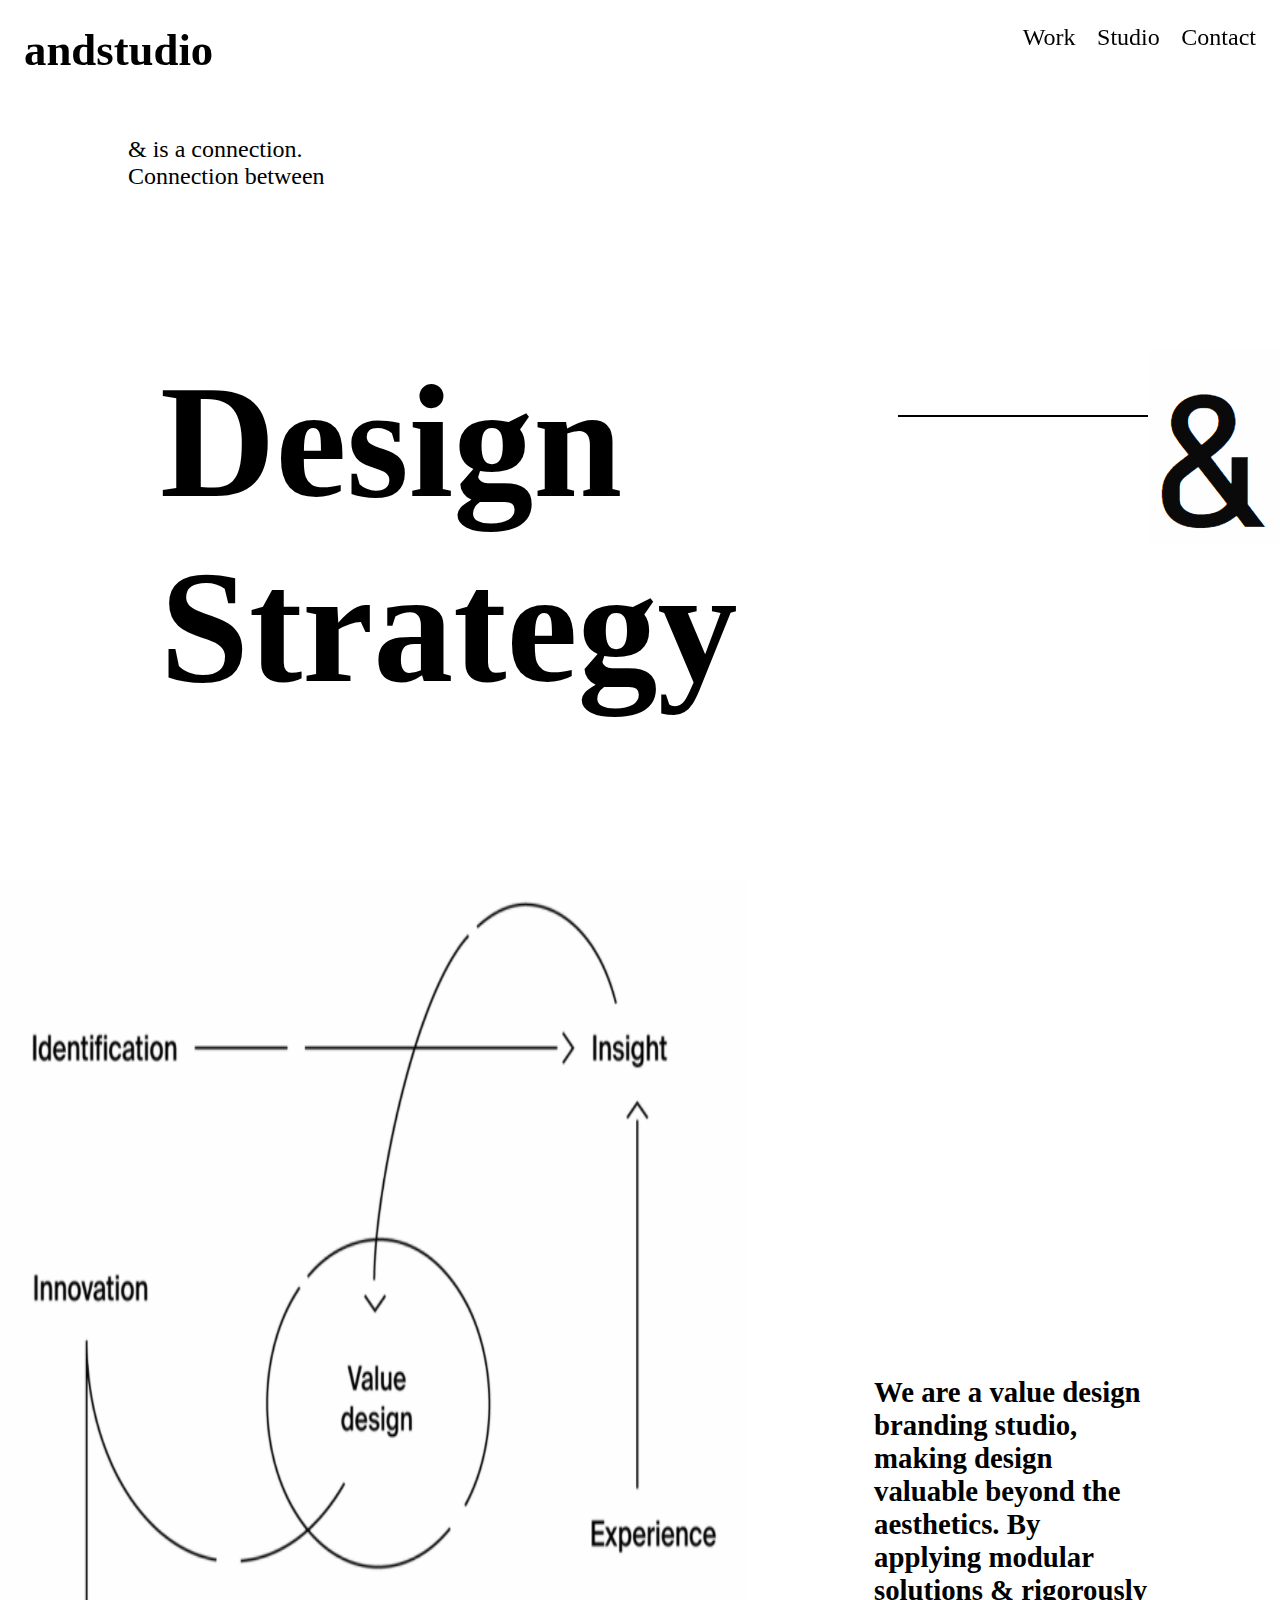
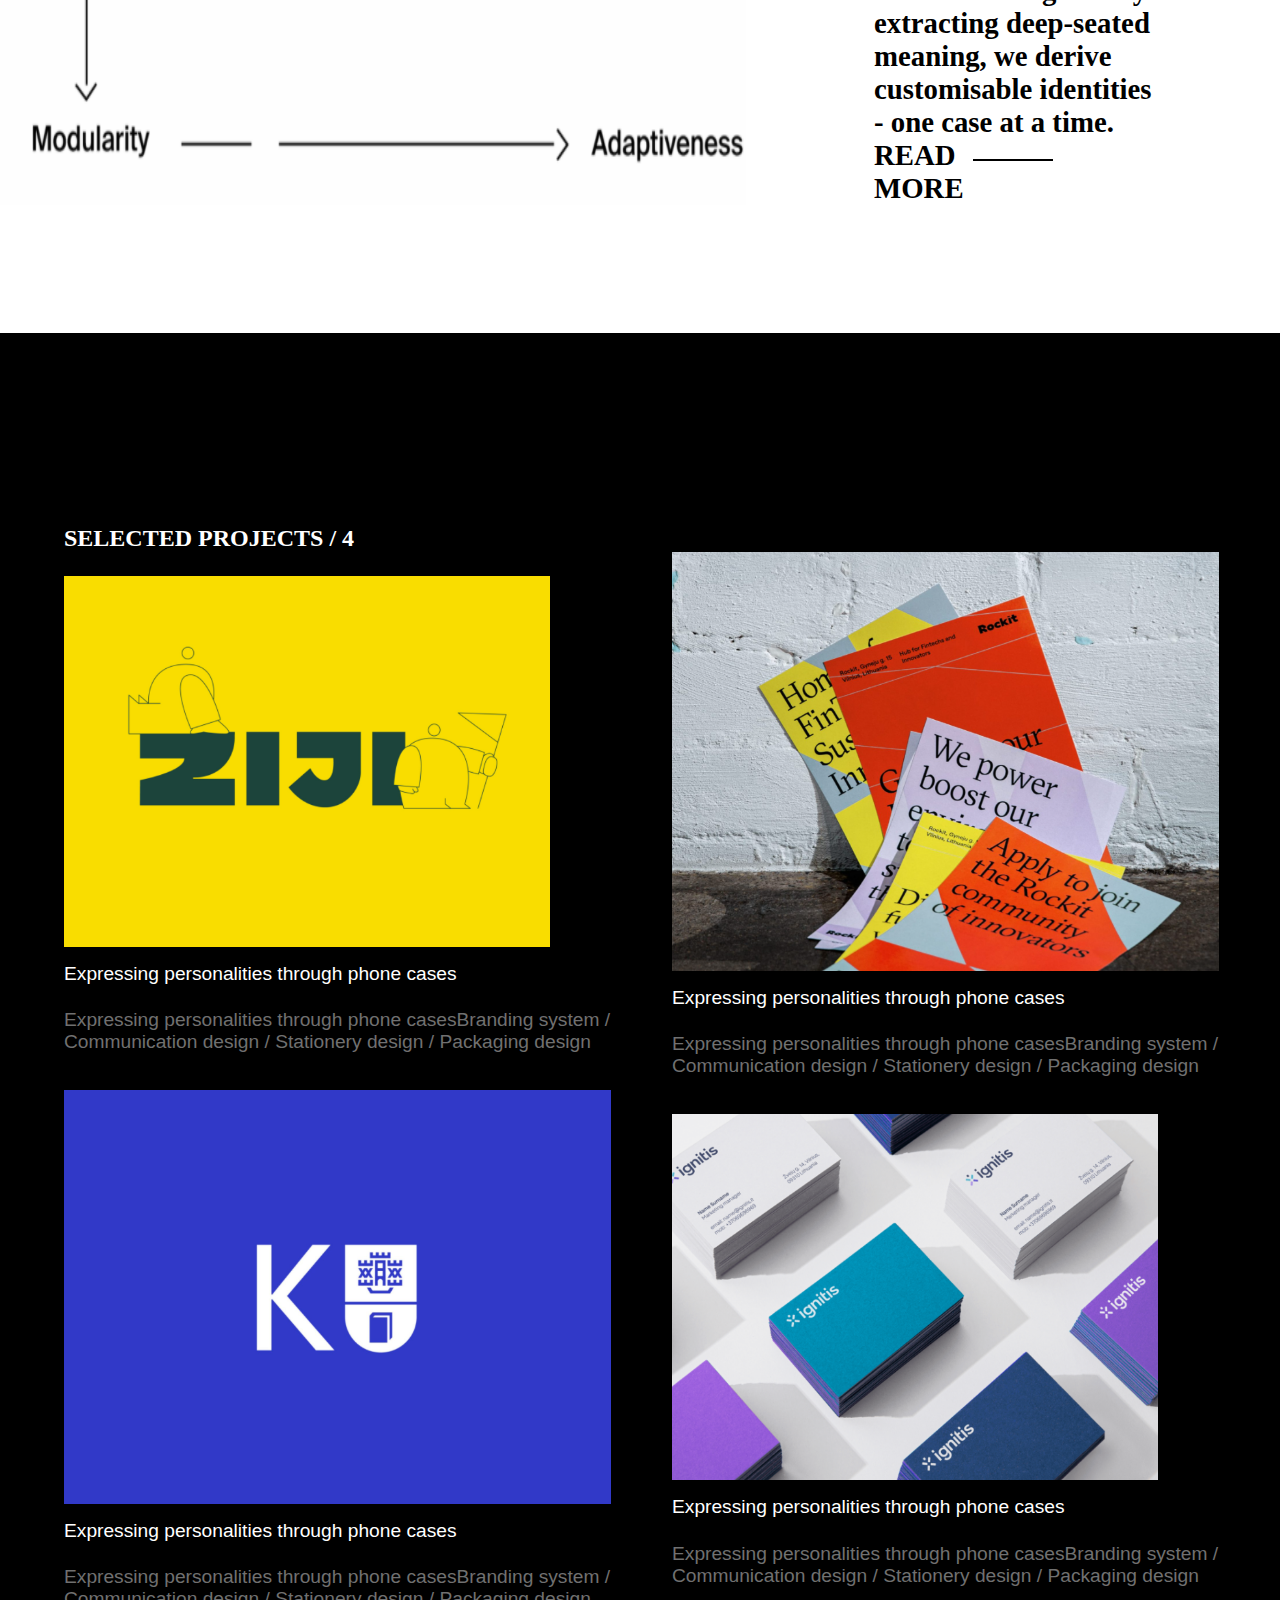
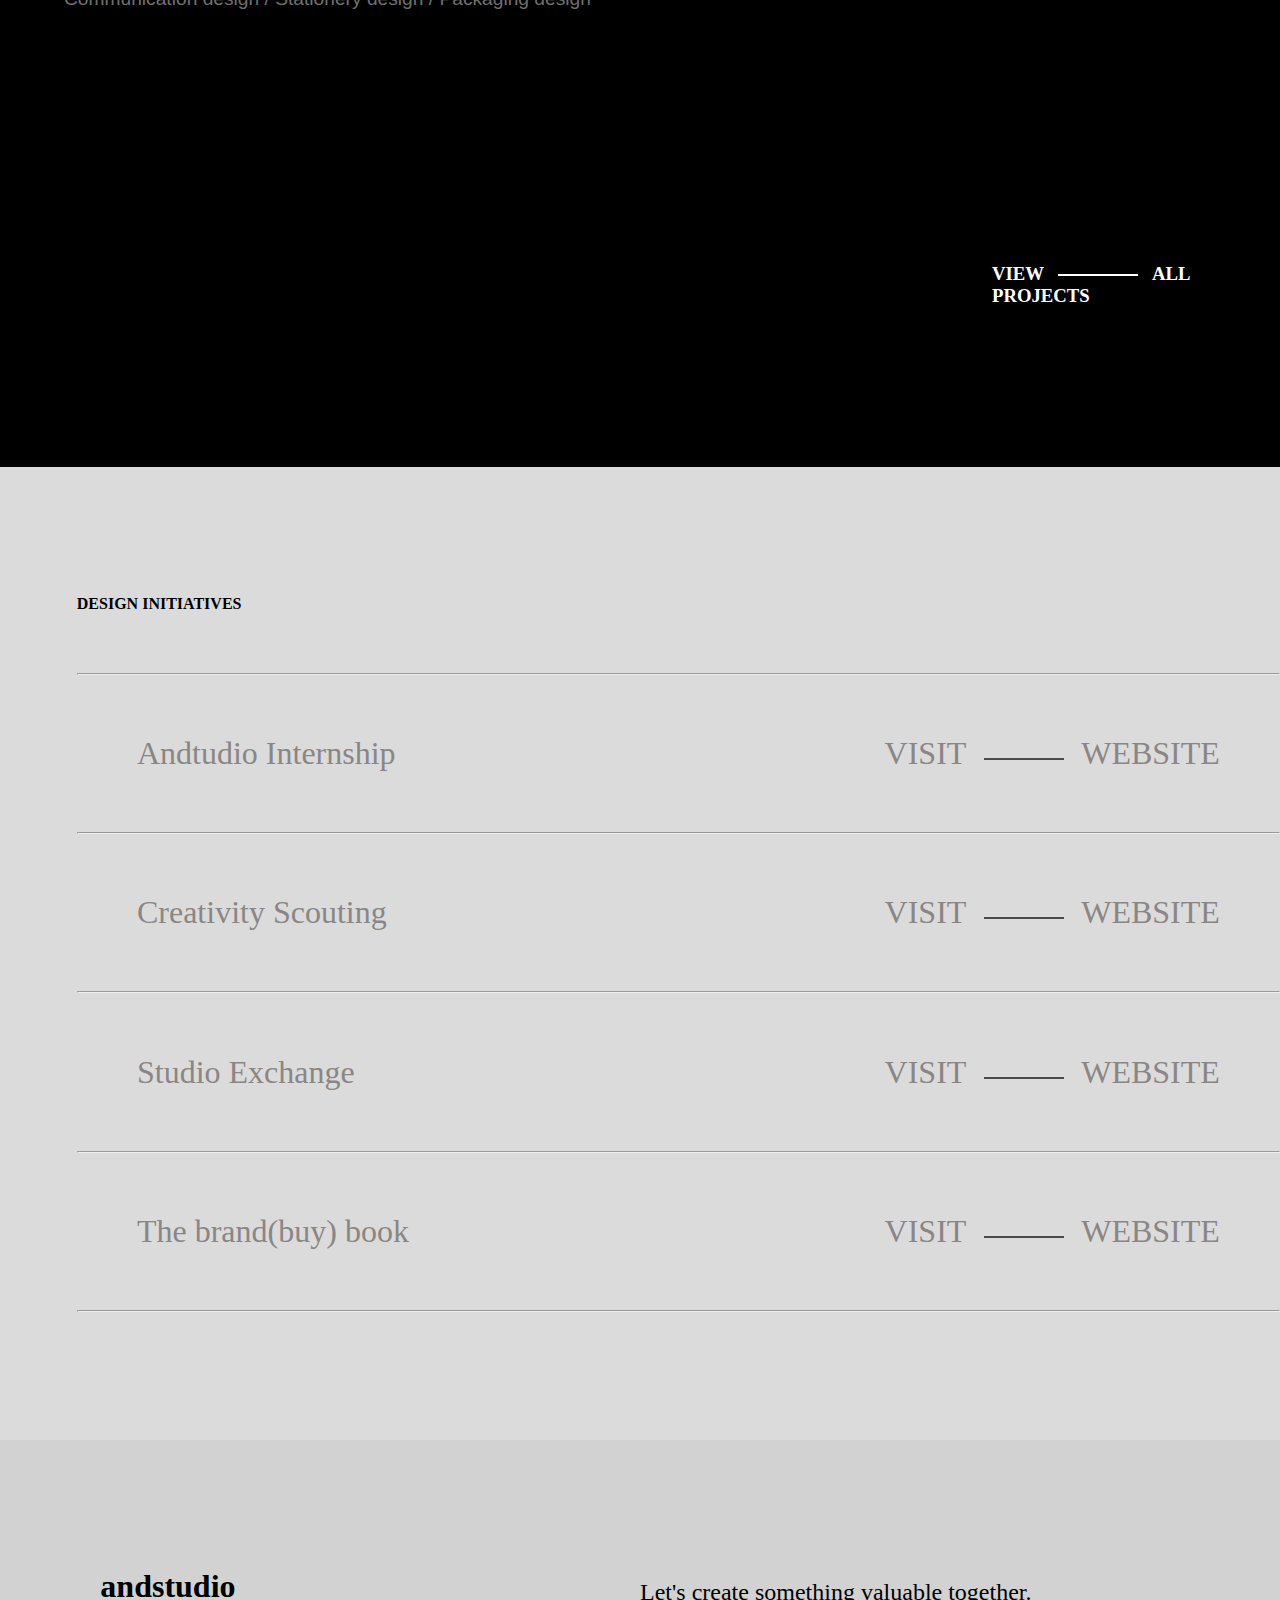
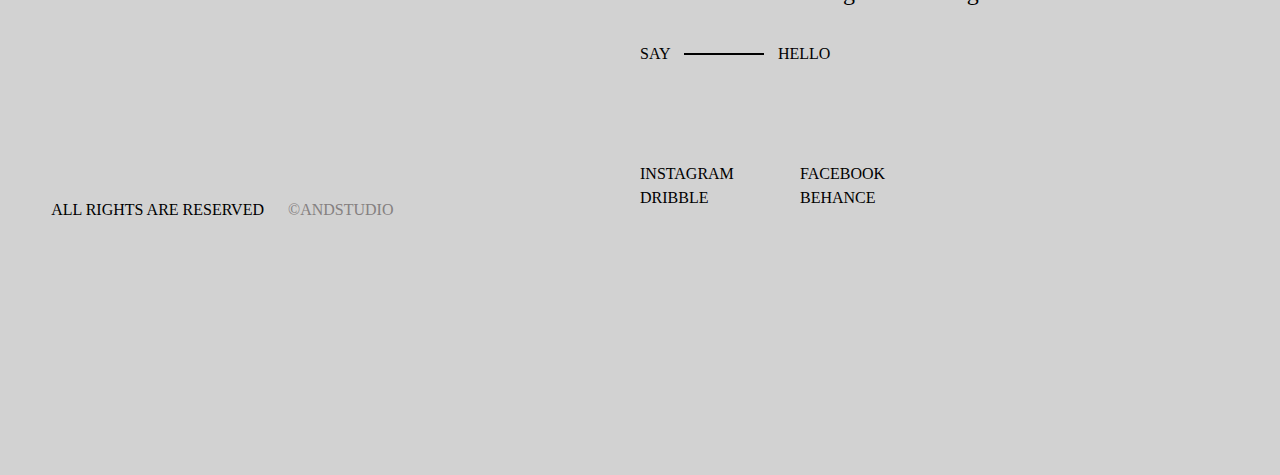
<file: index.html>
<!DOCTYPE html>
<html lang="en">

<head>
    <meta charset="UTF-8">
    <meta http-equiv="X-UA-Compatible" content="IE=edge">
    <meta name="viewport" content="width=device-width, initial-scale=1.0">

    <link rel="shortcut icon" href="./img/logo1.png">
    <title>Andstudio</title>
    <link rel="stylesheet" href="./styles/style.css">

</head>

<body>
    <div id="navbar">
        <div class="logo"><b> andstudio</b></div>
        <div class="logo1"><b style="font-size: 200%;">&</b></div>
        <div class="navlinks">
            <ul>
                <li><a href="#Work">Work</a></li>
                <li><a href="#Work">Studio</a></li>
                <li><a href="#Work">Contact</a></li>
            </ul>
        </div>
    </div>
    <div class="content">
        <p class="top-content">
            & is a connection. <br>
            Connection between
        </p>
        <div class="animation">
            <p class="animate-text">
                <span class="text-in">Design <br> Strategy</span>
                <span class="">Audience <br> Business</span>
                <span class="">Design <br> business</span>

            </p><span class="hr1"></span>
            <div class="right-animation">
                <div class="right">

                    <img src="./img/logo1.png" alt="">
                </div>
            </div>
        </div>
        <!-- <a href="#projects" class="scroll">
            <span class="arrow left"></span> <span class="scroll-line vl"></span> SCROLL
        </a>-->
        <div class="second-content">
            <img src="./img/flow.png" alt="" class="flow">
            <div class="text">
                <p>We are a value design branding studio, making design valuable beyond the aesthetics. By applying
                    modular
                    solutions & rigorously extracting deep-seated meaning, we derive customisable identities - one case
                    at a
                    time.
                    <br> READ <span class="line"></span> MORE
                </p>
            </div>
        </div>
        <div class="projects">
            <h2>SELECTED PROJECTS / 4</h2>
            <div class="project-work">
                <div class="project">
                    <div class="project-img first-img">
                        <img src="./img/project1.png" alt="">
                    </div>
                    <div class="project-main-text">
                        Expressing personalities through phone cases
                    </div>
                    <div class="project-sub-text">
                        Expressing personalities through phone casesBranding system / Communication design / Stationery
                        design / Packaging design
                    </div>
                </div>
                <div class="project">
                    <div class="project-img second-img">
                        <img src="./img/project2.png" alt="">
                    </div>
                    <div class="project-main-text">
                        Expressing personalities through phone cases
                    </div>
                    <div class="project-sub-text">
                        Expressing personalities through phone casesBranding system / Communication design / Stationery
                        design / Packaging design
                    </div>
                </div>
            </div>
            <div class="project-work">
                <div class="project">
                    <div class="project-img second-img">
                        <img src="./img/project3.png" alt="">
                    </div>
                    <div class="project-main-text">
                        Expressing personalities through phone cases
                    </div>
                    <div class="project-sub-text">
                        Expressing personalities through phone casesBranding system / Communication design / Stationery
                        design / Packaging design
                    </div>
                </div>
                <div class="project">
                    <div class="project-img first-img">
                        <img src="./img/project4.png" alt="">
                    </div>
                    <div class="project-main-text">
                        Expressing personalities through phone cases
                    </div>
                    <div class="project-sub-text">
                        Expressing personalities through phone casesBranding system / Communication design / Stationery
                        design / Packaging design
                    </div>
                </div>
            </div>
            <h3 class="view">VIEW <span class="line1"></span> ALL PROJECTS</h3>
        </div>
    </div>
    <!--design initiatives-->
    <div class="design">
        <div class="design-heading">

            <b> DESIGN INITIATIVES </b>
        </div>
        <hr>
        <div class="design-components home-block">

            <div class="component-heading">
                Andtudio Internship
            </div>
            <div class="visit">
                VISIT <span class="line3"></span> WEBSITE
            </div>


        </div>
        <hr>
        <div class="design-components">

            <div class="component-heading">
                Creativity Scouting
            </div>
            <div class="visit">
                VISIT <span class="line3"></span> WEBSITE
            </div>


        </div>
        <hr>
        <div class="design-components">

            <div class="component-heading">
                Studio Exchange
            </div>
            <div class="visit">
                VISIT <span class="line3"></span> WEBSITE
            </div>


        </div>
        <hr>
        <div class="design-components">

            <div class="component-heading">
                The brand(buy) book
            </div>
            <div class="visit">
                VISIT <span class="line3"></span> WEBSITE
            </div>


        </div>
        <hr>

    </div>
    <!--footer-->
    <div class="footer">
        <div class="footer-top"> </div>
        <div class="footer-head">
            <h3>andstudio</h3>
        </div>
        <div class="footer-para">
            <p>Let's create something valuable together.</p>
        </div>
        <div class="hello">SAY <span class="line2"></span> HELLO</div>
        <div class="socials">
            <ul>
                <li>INSTAGRAM</li>
                <li>FACEBOOK</li>
                <li>DRIBBLE</li>
                <li>BEHANCE</li>
            </ul>
        </div>
        <div class="reserved">ALL RIGHTS ARE RESERVED &nbsp; &nbsp;&nbsp; <span style="color: #858080;"> ©ANDSTUDIO
            </span></div>

    </div>
    </div>
    <div class="extra">

    </div>
    <script src="scripts/app.js"></script>
</body>

</html>
</file>
<file: styles/style.css>
*{
    margin: 0;
    padding: 0;
    box-sizing: border-box;
    text-decoration: none;
    list-style: none;
    
}
#navbar{
    display: flex;
    position: sticky;
    top: 0;
    color: black;
    justify-content: space-between;
    z-index: 1;
    padding: 1.5rem;
}
.navlinks ul {
    display: flex;
    align-items: center;
   
}
.navlinks ul li a {
    color: black;
    padding: 01rem;
    margin : 0 0.35rem;
    font-size: 150%;
    overflow: hidden;
}
.navlinks ul li a::after{
    content: '';
    width: 0%;
    height: 1.5px;background: rgb(29, 29, 29);
    display: block;
    margin: auto;
    transition: 0.3s;

}
.navlinks ul li a:hover::after{
    width: 80%;
}
.logo {
    font-size: 280%;
    font-weight: 500;
}
.top-content{
    margin-left: 8rem;
    font-size: 150%;
    padding-top: 2rem;
}
.animation{
    display: flex;
}
.right{
    display: flex;
}
.right-animation img{
  
    padding-top: 10rem;
}
.right-animation{
    overflow-x: hidden;
}
.animation p span{
    font-size: 10rem;
    color:black;
    font-weight: 700;
    display: inline-block;
    padding: 10rem;

    
    display: none;
}

.animation p span.text-in{
	display: block;
	animation: textIn .5s ease;
}
.animation p span.text-out{
	animation: textOut .5s ease;
}
@keyframes textIn{
	0%{
		transform: translateY(100%);
	}
	100%{
		transform: translateY(0%);
	}
}
@keyframes textOut{
	0%{
		transform: translateY(0%);
	}
	100%{
		transform: translateY(-100%);

	}
}
.second-content{
    display: flex;
    margin-bottom: 10%;
    margin-right: 10%;
}
.text  :hover .line {
    width: 0;
    margin: 0 5px;
  }

.text p{
    padding-top: 31rem;
    padding-left: 8rem;
    font-size: 180%;
    font-weight: 600;
    
}
.line {
    display: inline-block;
    position: relative;
    top: -4px;
    margin: 0 10px;
    width: 80px;
    height: 2px;
    background: #000;
    transform: scale(1);
	transition: 0.4s ease-in;



}/*
.text p span :hover{
    animation-name: b;
    animation-duration: 4s;
    animation-iteration-count: 1;
display: none;    

}*/

.hr{
    padding-top: 15rem;
    padding-left: 0.2rem;
    font-weight: 800;
}
/*.design-components :hover {
    cursor: pointer;
    background: url('../img/project2.png');
    background-repeat: no-repeat;
    color: black;
    display: block;
}
.home-block {
    background-color: #c2b89c; display: block; height: 180px; line-height:180px;
    text-align: center; font-size: 70px; color:#e2e2e2;
    text-shadow: 2px 2px 0 #444; margin-bottom: 20px; background-size: cover;
    background-position: center center; box-shadow: 1px 1px 4px #111;
}*/
.scroll {
    color: black;
    margin-left: 82%;
    /* rotate x-axis and y-axis */
    transform: rotate(-90deg) translate3d(-300px, 0, 0);
    

}
 .scroll-arrow {
    width: 10px;
    height: 10px;
    display: inline-block;
    background: url(../img/arrow-scroll-2.png) no-repeat center center / 9px 13px;
}
.arrow {
    border: solid black;
    border-width: 0 3px 3px 0;
    display: inline-block;
    padding: 3px;
    transform: rotate(90deg);
    
  }
  .left {
    transform: rotate(135deg);
  -webkit-transform: rotate(135deg);
  }

    
.scroll-line {
    width: 90px;
    height: 2px;
    display: inline-block;
    background: #000;
    position: relative;
    top: -4px;
    left: -10px;
    transition: 0.3s cubic-bezier(0.65, 0, 0.17, 0.98);
   
}

.projects{
    background-color: black;
    padding-left: 4rem;
    padding-top: 12rem;
    color: white;
}
.project-work{
    display: flex;
    justify-content: space-between;
    align-items: center;
    overflow-x: hidden;
    
}
.first-img img{
    max-width: 80%;
    max-height: 80%;
    transform: scale(1);
	transition: 0.4s ease-in-out;

    
}
.second-img img{
    max-width: 90%;
    max-height: 90%;
    transform: scale(1);
	transition: 0.4s ease-in-out;

    
}
.second-img:hover img{
    transform: scale(0.95);
    
}
.first-img:hover img{
    transform: scale(0.9);
    
}
.project-main-text{
    padding: 2% 0 2% 0;
    font-size: 120%;
    font-family: Arial, Helvetica, sans-serif;
}
.project-sub-text{
    padding: 2% 0 2% 0;
    font-size: 120%;
    font-family: Arial, Helvetica, sans-serif;
    color: #707070;
}

  
.view{
    padding-top: 15rem;
    color: white;
    padding-left: 58rem;

padding-bottom: 10rem;
}
.line1{
    display: inline-block;
    position: relative;
    top: -4px;
    margin: 0 10px;
    width: 80px;
    height: 2px;
    background: rgb(255, 255, 255);
    transform: scale(1);
	transition: 0.4s ease-in;

  
}
.projects  :hover .line1 {
    width: 0;
    margin: 0 5px;
    
  }

.footer{
    background-color: #d2d2d2;
    padding-bottom: 20%;
}
.footer-top{
    display: flex;
}
.footer-head{
    margin-top: 10%;
    margin-left: 4%;
}
.footer-head h3{
    font-size: 200%;
    font-weight: 800;
    padding-left: 4%;
}
.footer-para{
    margin-left: 50%;
    margin-top: -2%;
  
}
.footer-para p{
    font-size: 150%;
    font-weight: 300;
}
.hello {
    color: black;
    margin-left: 50%;
    margin-top: 3%;
    font-weight: 300;
    
}
.line2{
    display: inline-block;
    position: relative;
    top: -4px;
    margin: 0 10px;
    width: 80px;
    height: 2px;
    background: #000;
    transform: scale(1);
	transition: 0.4s ease-in;


}
.footer :hover .line2{
width: 0;
margin: 0 5px;}

.socials ul {
    margin-left: 50%;
    margin-top: 8%; 
    display: grid;
    grid-template-columns: 25% 25%;
    grid-template-rows: 65% 65%;
    font-weight: 500;
    margin-bottom: 10%;

    
}
.socials ul li{
    font-weight: 500;
}
.socials ul li a::after{
    content: '';
    width: 0%;
    height: 1.5px;background: rgb(29, 29, 29);
    display: block;
    margin: auto;
    transition: 0.3s;

}
.socials ul li a:hover::after{
    width: 80%;
}
.reserved{
    margin-left: 4%;
    margin-top: -10%;
}
.design{
    padding-top: 10%;
    background-color: #dbdbdb;
    padding-left: 6%;
    padding-bottom: 10%;

}
.design-heading{
    font-size: 100%;
    padding-bottom: 5%;
    font-weight: 400;
    
}
.design-components{
    padding: 5% 5% 5% 5%;
    color: #8a8686;
    font-size: 200%;
    display: flex;
    justify-content: space-between;
    
}
.line3{
    display: inline-block;
    position: relative;
    top: -4px;
    margin: 0 10px;
    width: 80px;
    height: 2px;
    background: rgb(75, 74, 74);
  
    transform: scale(1);
	transition: 0.4s ease-in;


}

.design-components :hover .line3{
    width: 0;
    margin: 0 5px;
    color: black;

    
}


.hr1{
    display: inline-block;
    position: relative;
    top: 8px;
    margin: 17% 0% 0 0;
    width: 20%;
    height: 2px;
    background: #000;
    transition: 0.7s cubic-bezier(0.65, 0, 0.17, 0.98);


}
@media only screen and (max-width: 1023px){
.navbar {
    padding: 30px 0 30px;
}}
@media screen and (max-width: 639px){


.navbar {
    padding-right: 25px;
    padding-left: 25px;
    overflow-y: hidden;
}}
@media only screen and (max-width: 600px) {
    .logo {
   display: none ;

    }
  }
@media only screen and (min-width: 600px) {
    .logo1 {
   display: none ;
   padding-right: 90%;
   
    }
  }
  @media screen and (max-width: 639px){
.content {
    font-size: 18px;
    margin-left: -25% !important;
}}
@media screen and (max-width: 639px){
    *{
        overflow-x: hidden;
    }
    #navbar{
        display: flex;
        position: sticky;
        top: 0;
        color: black;
        justify-content: space-between;
        z-index: 1;
        padding: 1.0rem;
    }
    .navlinks ul {
        display: flex;
        align-items: center;
       
    }
    .navlinks ul li a {
        color: black;
        padding: 01rem 0 0 1rem;
        margin : 0 0.35rem;
        font-size: 150%;
        overflow: hidden;
    }
    .navlinks ul li a::after{
        content: '';
        width: 0%;
        height: 1.5px;background: rgb(29, 29, 29);
        display: block;
        margin: auto;
        transition: 0.3s;
    
    }
    .navlinks ul li a:hover::after{
        width: 80%;
    }

.content {
    font-size: 18px;
   
}


.second-content{
    display: flex;
    flex-wrap: wrap;
    justify-content: center;
    margin-bottom: 10%;
    margin-right: 5%;
}
.text p{
    padding-top: 10%;
    padding-left: 8rem;
    font-size: 130%;
    font-weight: 500;
}
.projects{
    background-color: black;
    padding-left: 10%;
    padding-top: 5rem;
    margin-left: 15%;
    color: white;
    padding-bottom: 2%;
    padding-bottom: 2%;
}
.project-work{
    display: flex;
    flex-wrap: wrap;
    align-items: center;
    overflow-x: hidden;
    
}
.second-content img{
    width: 70vw;
    height: 50vh;
    padding-left: 2%;
  
}
.first-img img{
    max-width: 80%;
    max-height: 80%;
    transform: scale(1);
	transition: 0.4s ease-in-out;

    
}
.second-img img{
    max-width: 90%;
    max-height: 90%;
    transform: scale(1);
	transition: 0.4s ease-in-out;

    
}
.second-img:hover img{
    transform: scale(0.85);
    
}
.first-img:hover img{
    transform: scale(0.9);
    
}
.project-main-text{
    padding: 2% 0 2% 0;
    font-size: 120%;
    font-family: Arial, Helvetica, sans-serif;
}
.project-sub-text{
    padding: 2% 0 2% 0;
    font-size: 120%;
    font-family: Arial, Helvetica, sans-serif;
    color: #707070;
}

  
.view{
    padding-top: 5%;
    color: white;
    padding-left: 5%;

padding-bottom: 10%;
font-size: 100%;
}
.view span{
    display: inline-block;
    position: relative;
    top: -4px;
    margin: 0 10px;
    width: 80px;
    height: 2px;
    background: rgb(255, 255, 255);
    transition: 0.7s cubic-bezier(0.65, 0, 0.17, 0.98);
}
.design{
    padding-top: 10%;
    background-color: #dbdbdb;
    padding-left: 6%;
    padding-bottom: 10%;

}
.design-heading{
    font-size: 100%;
    padding-bottom: 5%;
    font-weight: 400;
    
}
.design-components{
    padding: 5% 5% 5% 5%;
    color: #8a8686;
    font-size: 140%;
    display: flex;
    flex-wrap: wrap;
    justify-content: space-between;
    
}
.visit span{
    display: inline-block;
    position: relative;
    top: -4px;
    margin: 0 10px;
    width: 80px;
    height: 2px;
    background: #000;
  
    transform: scale(1);
	transition: 0.4s ease-in;


}
.visit:hover span{
    transform: scale(0);
    
}
.text span{
    display: inline-block;
    position: relative;
    top: -4px;
    margin: 0 10px;
    width: 80px;
    height: 2px;
    background: #000;
    transition: 0.7s cubic-bezier(0.65, 0, 0.17, 0.98);


}
.right{
    display: flex;
    overflow-y: hidden;
   
}
.right-animation img{
  
    padding-top: 8rem;
    width: 20vw ;
    height: 30vh ;
    overflow-y: hidden;
}
.right-animation{
    overflow-x: hidden;
    overflow-y: hidden;
}
.animation p span{
    font-size: 200%;
    color:black;
    font-weight: 700;
    display: inline-block;
    padding: 8rem 5rem 8rem 8rem;
overflow-y: hidden;
    
    display: none;
}
.hr1{
    display: inline-block;
    position: relative;
    top: 18px;
    margin: 30% 0% 0 0;
    width: 20%;
    height: 2px;
    background: #000;
    transition: 0.7s cubic-bezier(0.65, 0, 0.17, 0.98);


}

.animation p span.text-in{
	display: block;
	animation: textIn .5s ease;
    overflow-y: hidden;
}
.animation p span.text-out{
	animation: textOut .5s ease;
    overflow-y: hidden;
}
@keyframes textIn{
	0%{
		transform: translateY(100%);
	}
	100%{
		transform: translateY(0%);
	}
}
@keyframes textOut{
	0%{
		transform: translateY(0%);
	}
	100%{
		transform: translateY(-100%);

	}
}
.footer{
    background-color: #d2d2d2;
    padding-bottom: 10%;
}
.footer-top{
    display: flex;
    flex-wrap: wrap;
}
.footer-head{
    margin-top: 5%;
    margin-left: 2%;
}
.footer-head h3{
    font-size: 200%;
    font-weight: 800;
}
.footer-para{
    margin-left: 5%;
    margin-top: 8%;
    margin-bottom: 5%;
  
}
.footer-para p{
    font-size: 140%;
    font-weight: 300;
}
.hello {
    color: black;
    margin-left: 5%;
    margin-top: 3%;
    font-weight: 300;
    
}
.hello span{
    display: inline-block;
    position: relative;
    top: -4px;
    margin: 0 10px;
    width: 80px;
    height: 2px;
    background: #000;
    transition: 0.7s cubic-bezier(0.65, 0, 0.17, 0.98);


}
.socials ul {
    margin-left: 5%;
    margin-top: 8%; 
    display: grid;
    grid-template-columns: 35% 55%;
    grid-template-rows: 55% 55%;
    font-weight: 500;
    overflow-y: hidden;
    

    
}
.socials ul li{
    font-weight: 500;
}
.socials ul li a::after{
    content: '';
    width: 0%;
    height: 1.5px;background: rgb(29, 29, 29);
    display: block;
    margin: auto;
    transition: 0.3s;

}
.socials ul li a:hover::after{
    width: 80%;
}
.reserved{
    margin-left: 4%;
    margin-top: 2%;
}}
/*@media screen and (max-width: 1023px){
    *{
        overflow-x: hidden;
    }
    #navbar{
        display: flex;
        position: sticky;
        top: 0;
        color: black;
        justify-content: space-between;
        z-index: 1;
        padding: 1.0rem;
    }
    .navlinks ul {
        display: flex;
        align-items: center;
       
    }
    .navlinks ul li a {
        color: black;
        padding: 01rem 0 0 1rem;
        margin : 0 0.35rem;
        font-size: 150%;
        overflow: hidden;
    }
    .navlinks ul li a::after{
        content: '';
        width: 0%;
        height: 1.5px;background: rgb(29, 29, 29);
        display: block;
        margin: auto;
        transition: 0.3s;
    
    }
    .navlinks ul li a:hover::after{
        width: 80%;
    }

.content {
    font-size: 18px;
   
}


.second-content{
    display: flex;
    flex-wrap: wrap;
    justify-content: center;
    margin-bottom: 10%;
    margin-right: 5%;
}
.text p{
    padding-top: 10%;
    padding-left: 8rem;
    font-size: 130%;
    font-weight: 500;
}
.projects{
    background-color: black;
    padding-left: 10%;
    padding-top: 5rem;
    margin-left: 15%;
    color: white;
    padding-bottom: 2%;
    padding-bottom: 2%;
}
.project-work{
    display: flex;
    flex-wrap: wrap;
    align-items: center;
    overflow-x: hidden;
    
}
.second-content img{
    width: 70vw;
    height: 50vh;
    padding-left: 2%;
  
}
.first-img img{
    max-width: 80%;
    max-height: 80%;
    transform: scale(1);
	transition: 0.4s ease-in-out;

    
}
.second-img img{
    max-width: 90%;
    max-height: 90%;
    transform: scale(1);
	transition: 0.4s ease-in-out;

    
}
.second-img:hover img{
    transform: scale(0.85);
    
}
.first-img:hover img{
    transform: scale(0.9);
    
}
.project-main-text{
    padding: 2% 0 2% 0;
    font-size: 120%;
    font-family: Arial, Helvetica, sans-serif;
}
.project-sub-text{
    padding: 2% 0 2% 0;
    font-size: 120%;
    font-family: Arial, Helvetica, sans-serif;
    color: #707070;
}

  
.view{
    padding-top: 5%;
    color: white;
    padding-left: 5%;

padding-bottom: 10%;
font-size: 100%;
}
.view span{
    display: inline-block;
    position: relative;
    top: -4px;
    margin: 0 10px;
    width: 80px;
    height: 2px;
    background: rgb(255, 255, 255);
    transition: 0.7s cubic-bezier(0.65, 0, 0.17, 0.98);
}
.design{
    padding-top: 10%;
    background-color: #dbdbdb;
    padding-left: 6%;
    padding-bottom: 10%;

}
.design-heading{
    font-size: 100%;
    padding-bottom: 5%;
    font-weight: 400;
    
}
.design-components{
    padding: 5% 5% 5% 5%;
    color: #8a8686;
    font-size: 140%;
    display: flex;
    flex-wrap: wrap;
    justify-content: space-between;
    
}
.visit span{
    display: inline-block;
    position: relative;
    top: -4px;
    margin: 0 10px;
    width: 80px;
    height: 2px;
    background: #000;
  
    transform: scale(1);
	transition: 0.4s ease-in;


}
.visit:hover span{
    transform: scale(0);
    
}
.text span{
    display: inline-block;
    position: relative;
    top: -4px;
    margin: 0 10px;
    width: 80px;
    height: 2px;
    background: #000;
    transition: 0.7s cubic-bezier(0.65, 0, 0.17, 0.98);


}
.right{
    display: flex;
    overflow-y: hidden;
   
}
.right-animation img{
  
    padding-top: 8rem;
    width: 20vw ;
    height: 30vh ;
    overflow-y: hidden;
}
.right-animation{
    overflow-x: hidden;
    overflow-y: hidden;
}
.animation p span{
    font-size: 200%;
    color:black;
    font-weight: 700;
    display: inline-block;
    padding: 8rem 5rem 8rem 8rem;
overflow-y: hidden;
    
    display: none;
}
.hr1{
    display: inline-block;
    position: relative;
    top: 18px;
    margin: 30% 0% 0 0;
    width: 20%;
    height: 2px;
    background: #000;
    transition: 0.7s cubic-bezier(0.65, 0, 0.17, 0.98);


}

.animation p span.text-in{
	display: block;
	animation: textIn .5s ease;
    overflow-y: hidden;
}
.animation p span.text-out{
	animation: textOut .5s ease;
    overflow-y: hidden;
}
@keyframes textIn{
	0%{
		transform: translateY(100%);
	}
	100%{
		transform: translateY(0%);
	}
}
@keyframes textOut{
	0%{
		transform: translateY(0%);
	}
	100%{
		transform: translateY(-100%);

	}
}
.footer{
    background-color: #d2d2d2;
    padding-bottom: 10%;
}
.footer-top{
    display: flex;
    flex-wrap: wrap;
}
.footer-head{
    margin-top: 5%;
    margin-left: 2%;
}
.footer-head h3{
    font-size: 200%;
    font-weight: 800;
}
.footer-para{
    margin-left: 5%;
    margin-top: 8%;
    margin-bottom: 5%;
  
}
.footer-para p{
    font-size: 140%;
    font-weight: 300;
}
.hello {
    color: black;
    margin-left: 5%;
    margin-top: 3%;
    font-weight: 300;
    
}
.hello span{
    display: inline-block;
    position: relative;
    top: -4px;
    margin: 0 10px;
    width: 80px;
    height: 2px;
    background: #000;
    transition: 0.7s cubic-bezier(0.65, 0, 0.17, 0.98);


}
.socials ul {
    margin-left: 5%;
    margin-top: 8%; 
    display: grid;
    grid-template-columns: 35% 55%;
    grid-template-rows: 55% 55%;
    font-weight: 500;
    overflow-y: hidden;
    

    
}
.socials ul li{
    font-weight: 500;
}
.socials ul li a::after{
    content: '';
    width: 0%;
    height: 1.5px;background: rgb(29, 29, 29);
    display: block;
    margin: auto;
    transition: 0.3s;

}
.socials ul li a:hover::after{
    width: 80%;
}
.reserved{
    margin-left: 4%;
    margin-top: 2%;
}}*/
</file>
